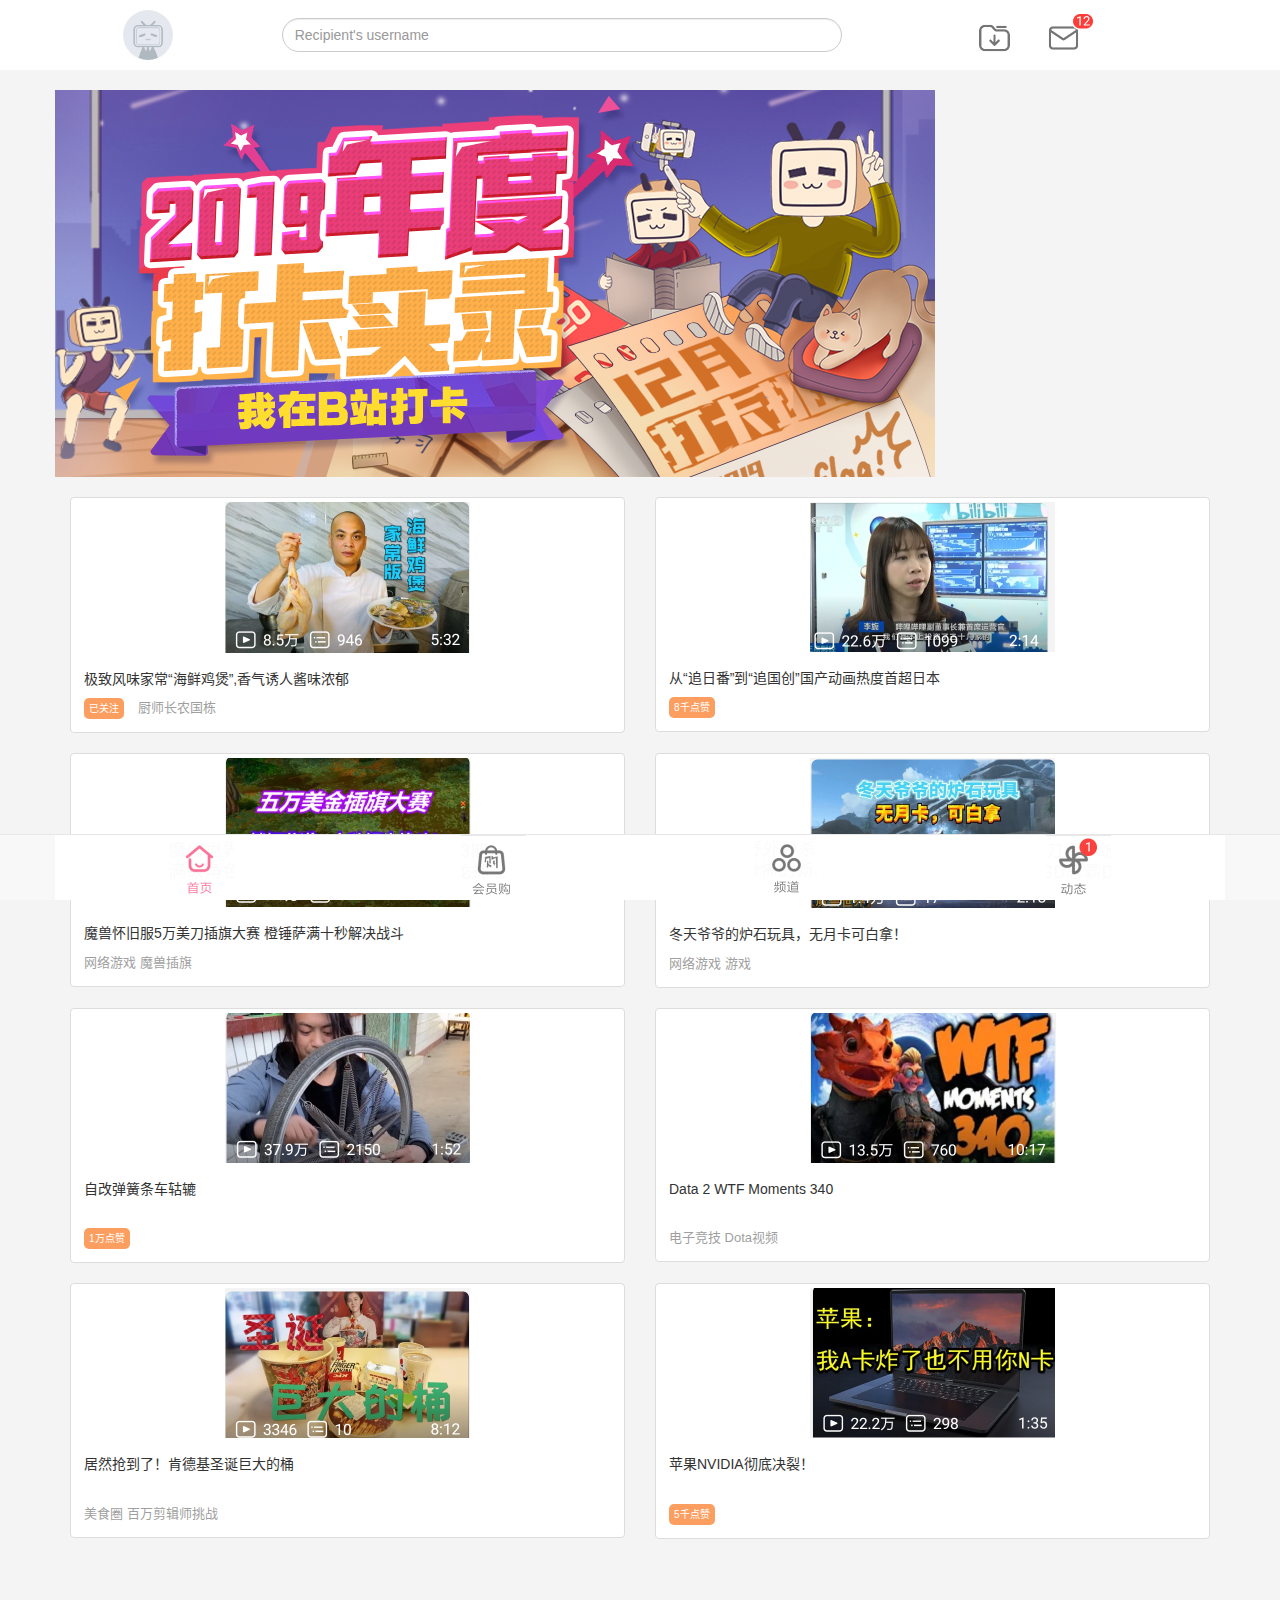
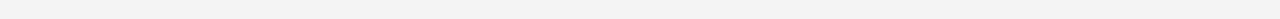
<file: index.html>
﻿<!DOCTYPE html>
<html lang="zh-CN">
<head>
    <meta charset="utf-8">
    <meta http-equiv="X-UA-Compatible" content="IE=edge">
    <meta name="viewport" content="width=device-width, initial-scale=1">
    <!-- 上述3个meta标签*必须*放在最前面，任何其他内容都*必须*跟随其后！ -->
    <title>Bootstrap 101 Template</title>

    <!-- Bootstrap -->
    <link href="css/bootstrap.css" rel="stylesheet">
    <link href="css/start.css" rel="stylesheet">


    <!-- HTML5 shim and Respond.js for IE8 support of HTML5 elements and media queries -->
    <!-- WARNING: Respond.js doesn't work if you view the page via file:// -->
    <!--[if lt IE 9]>
    <script src="js/html5shiv.min.js"></script>
    <script src="js/respond.min.js"></script>
    <![endif]-->

</head>

<body>

<!--搜索栏-->
<div class="container-fluid">
    <div class="container header">

        <div class="row">
            <div class="col-xs-2 text-center">
                <img src="images/pic/noface.gif" alt="..." class="img-circle user_icon">
            </div>

            <div class="col-xs-6 text-center">
                <input type="text" class="form-control header_search" placeholder="Recipient's username"
                       aria-describedby="basic-addon2">
            </div>

            <div class="col-xs-4 text-center">
                <img src="images/2.png" alt="">
            </div>

        </div>
    </div>
</div>
<!--搜索栏-->


<div class="content">
    <!-- 轮播 -->
    <div class="container-fluid pic_slide">
        <div class="container">
            <div class="row">
                <div id="carousel-example-generic" class="carousel slide" data-ride="carousel">
                    <!-- Wrapper for slides -->
                    <div class="carousel-inner" role="listbox">
                        <div class="item active">
                            <img src="images/pic/1.png" alt="...">
                        </div>

                        <div class="item">
                            <img src="images/pic/2.jpg" alt="...">
                        </div>

                        <div class="item">
                            <img src="images/pic/3.png" alt="...">
                        </div>
                    </div>
                </div>
            </div>

        </div>
    </div>
    <!-- 轮播 -->

    <div class="container video_group">
        <!-- 1row -->
        <div class="row">
            <div class="col-xs-6">
                <div class="thumbnail">
                    <img src="images/pic/4.png" alt="...">
                    <div class="caption">
                        <h5>极致风味家常“海鲜鸡煲”,香气诱人酱味浓郁</h5>
                        <p class="font_p"><span class="red_span">已关注</span> <span class="font_span">厨师长农国栋</span></p>
                    </div>
                </div>
            </div>

            <div class="col-xs-6">
                <div class="thumbnail">
                    <img src="images/pic/5.png" alt="...">
                    <div class="caption">
                        <h5>从“追日番”到“追国创”国产动画热度首超日本</h5>
                        <p class="font_p"><span class="red_span">8千点赞</span></p>
                    </div>
                </div>
            </div>
        </div>
        <!-- 1row -->

        <!-- 2row -->
        <div class="row">
            <div class="col-xs-6">
                <div class="thumbnail">
                    <img src="images/pic/6.png" alt="...">
                    <div class="caption">
                        <h5>魔兽怀旧服5万美刀插旗大赛 橙锤萨满十秒解决战斗</h5>
                        <p class="font_p"><span class="font_span">网络游戏 魔兽插旗</span></p>
                    </div>
                </div>
            </div>

            <div class="col-xs-6">
                <div class="thumbnail">
                    <img src="images/pic/7.png" alt="...">
                    <div class="caption">
                        <h5>冬天爷爷的炉石玩具，无月卡可白拿！</h5>
                        <p class="font_p"><span class="font_span">网络游戏 游戏</span></p>
                    </div>
                </div>
            </div>
        </div>
        <!-- 2row -->

        <!-- 3row -->
        <div class="row">
            <div class="col-xs-6">
                <div class="thumbnail">
                    <img src="images/pic/8.png" alt="...">
                    <div class="caption">
                        <h5>自改弹簧条车轱辘</h5>
                        <br>
                        <p class="font_p"><span class="red_span">1万点赞</span></p>
                    </div>
                </div>
            </div>

            <div class="col-xs-6">
                <div class="thumbnail">
                    <img src="images/pic/9.png" alt="...">
                    <div class="caption">
                        <h5>Data 2 WTF Moments 340</h5>
                        <br>
                        <p class="font_p"><span class="font_span">电子竞技 Dota视频</span></p>
                    </div>
                </div>
            </div>
        </div>
        <!-- 3row -->

        <!-- 4row -->
        <div class="row">
            <div class="col-xs-6">
                <div class="thumbnail">
                    <img src="images/pic/10.png" alt="...">
                    <div class="caption">
                        <h5>居然抢到了！肯德基圣诞巨大的桶</h5>
                        <br>
                        <p class="font_p"><span class="font_span">美食圈 百万剪辑师挑战</span></p>
                    </div>
                </div>
            </div>

            <div class="col-xs-6">
                <div class="thumbnail">
                    <img src="images/pic/11.png" alt="...">
                    <div class="caption">
                        <h5>苹果NVIDIA彻底决裂！</h5>
                        <br>
                        <p class="font_p"><span class="red_span">5千点赞</span></p>
                    </div>
                </div>
            </div>
        </div>
        <!-- 4row -->


    </div>

    <br>
    <br>


    <!-- 底部导航 -->
    <nav class="navbar navbar-default navbar-fixed-bottom">
        <div class="container">
            <div class="row footer">
                <div class="col-xs-3 text-center">
                    <a href="index.html">
                        <img src="images/3.png"/>
                    </a>
                </div>

                <div class="col-xs-3 text-center">
                    <a href="shopping.html">
                        <img src="images/6.png" alt="">
                    </a>
                </div>

                <div class="col-xs-3 text-center">
                    <a href="channel.html">
                        <img src="images/4.png" alt="">
                    </a>
                </div>

                <div class="col-xs-3 text-center">
                    <a href="index.html">
                        <img src="images/5.png" alt="">
                    </a>
                </div>
            </div>
        </div>
    </nav>
    <!-- 底部导航 -->


    <!-- jQuery (necessary for Bootstrap's JavaScript plugins)

    -->
    <script src="js/jquery.min.js"></script>
    <!-- Include all compiled plugins (below), or include individual files as needed -->
    <script src="js/bootstrap.min.js"></script>
</body>
</html>
</file>
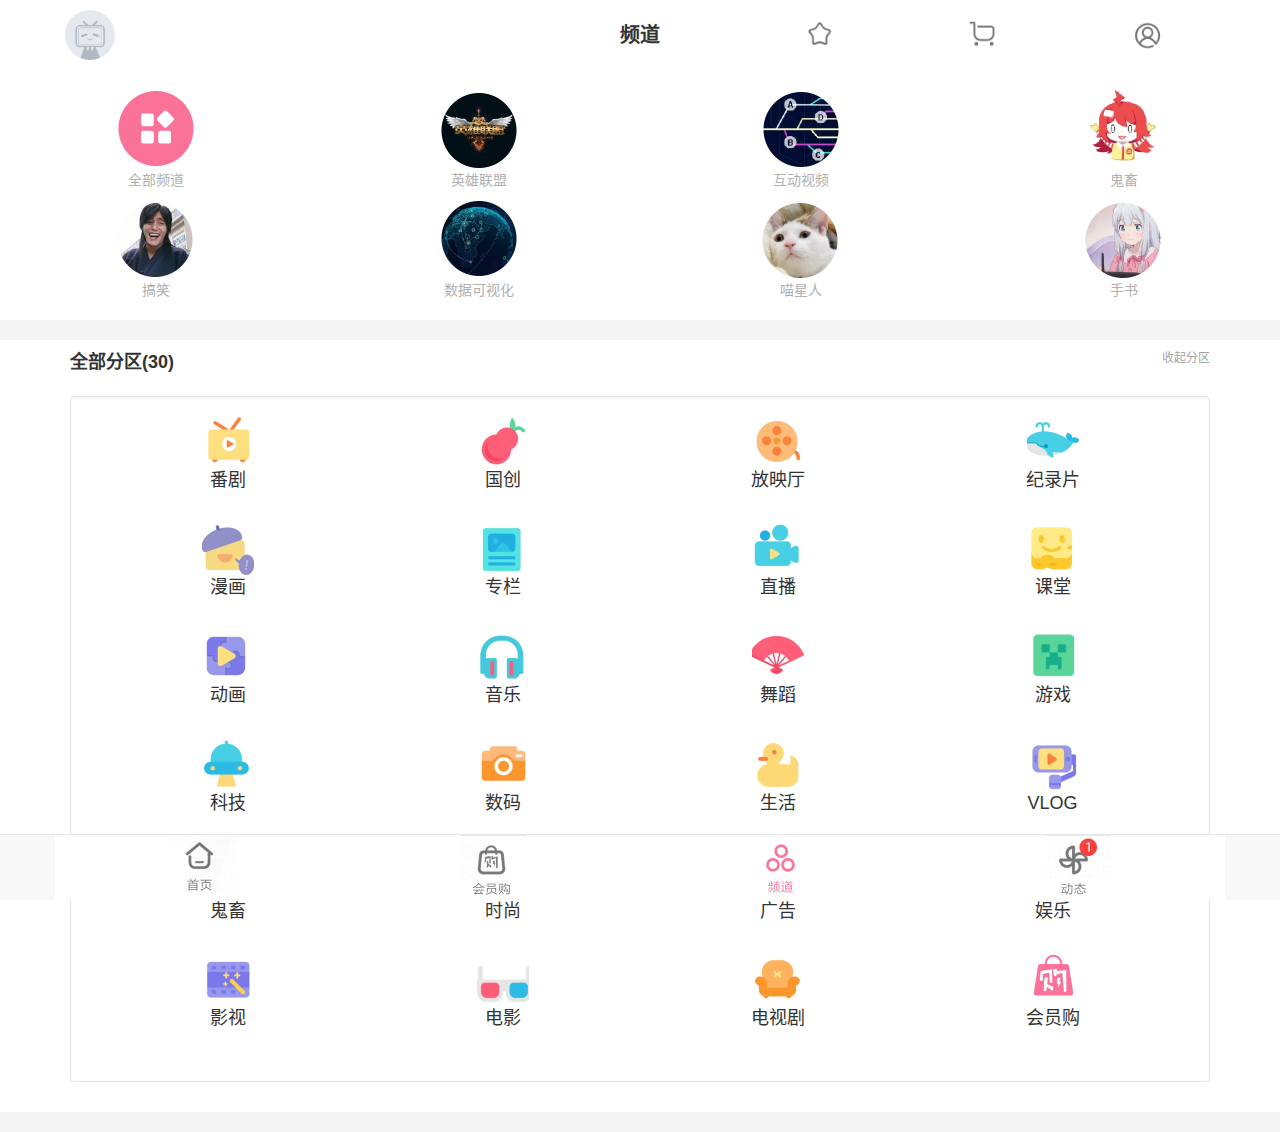
<file: channel.html>
﻿<!DOCTYPE html>
<html lang="zh-CN">
<head>
    <meta charset="utf-8">
    <meta http-equiv="X-UA-Compatible" content="IE=edge">
    <meta name="viewport" content="width=device-width, initial-scale=1">
    <!-- 上述3个meta标签*必须*放在最前面，任何其他内容都*必须*跟随其后！ -->
    <title>Bootstrap 101 Template</title>

    <!-- Bootstrap -->
    <link href="css/bootstrap.css" rel="stylesheet">
    <link href="css/start.css" rel="stylesheet">


    <!-- HTML5 shim and Respond.js for IE8 support of HTML5 elements and media queries -->
    <!-- WARNING: Respond.js doesn't work if you view the page via file:// -->
    <!--[if lt IE 9]>
    <script src="js/html5shiv.min.js"></script>
    <script src="js/respond.min.js"></script>
    <![endif]-->

</head>

<body>

<!--header-->
<div class="container-fluid">
    <div class="container header">
        <div class="row">
            <div class="col-xs-5">
                <img src="images/pic/noface.gif" alt="..." class="img-circle user_icon">
            </div>

            <div class="col-xs-2 text-center">
                <p class="header_p lh">频道</p>
            </div>

            <div class="col-xs-5 text-center">
                <div class="row lh">
                    <div class="col-xs-4 text-center">
                        <img src="images/pic/12.png" alt="">
                    </div>

                    <div class="col-xs-4 text-center">
                        <img src="images/pic/13.png" alt="">
                    </div>

                    <div class="col-xs-4 text-center">
                        <img src="images/pic/14.png" alt="">
                    </div>
                </div>

            </div>

        </div>
    </div>
</div>
<!--header-->
<div class="ch_content">


    <div class="container-fluid t_zone bgw">
        <!-- 1row -->
        <div class="row">
            <div class="col-xs-3 text-center">
                <img src="images/21.png" alt="">
                <p class="text-center t_z_p">全部频道</p>
            </div>

            <div class="col-xs-3 text-center">
                <img src="images/22.png" alt="">
                <p class="text-center t_z_p">英雄联盟</p>
            </div>

            <div class="col-xs-3 text-center">
                <img src="images/23.png" alt="">
                <p class="text-center t_z_p">互动视频</p>
            </div>

            <div class="col-xs-3 text-center">
                <img src="images/24.png" alt="">
                <p class="text-center t_z_p">鬼畜</p>
            </div>
        </div>
        <!-- 1row -->

        <!-- 2row -->
        <div class="row">
            <div class="col-xs-3 text-center">
                <img src="images/25.png" alt="">
                <p class="text-center t_z_p">搞笑</p>
            </div>

            <div class="col-xs-3 text-center">
                <img src="images/26.png" alt="">
                <p class="text-center t_z_p">数据可视化</p>
            </div>

            <div class="col-xs-3 text-center">
                <img src="images/27.png" alt="">
                <p class="text-center t_z_p">喵星人</p>
            </div>

            <div class="col-xs-3 text-center">
                <img src="images/28.png" alt="">
                <p class="text-center t_z_p">手书</p>
            </div>
        </div>
        <!-- 2row -->

    </div>


    <!-- 分区 -->
    <div class="container-fluid zone bgw">
        <div class="container">
            <div class="clearfix well_header">
                <div class="ch_nav_l">全部分区(30)</div>
                <div class="ch_nav_r" data-toggle="collapse" href="#collapseExample" aria-expanded="false"
                     aria-controls="collapseExample">收起分区
                </div>
            </div>

            <div class="collapse in" id="collapseExample">
                <div class="well bgw">
                    <div class="container-fluid">

                        <div class="row w_row">
                            <div class="col-xs-3 text-center">
                                <img src="images/29.png" alt="">
                                <p class="text-center wall_f">番剧</p>
                            </div>

                            <div class="col-xs-3 text-center">
                                <img src="images/30.png" alt="">
                                <p class="text-center wall_f">国创</p>
                            </div>

                            <div class="col-xs-3 text-center">
                                <img src="images/31.png" alt="">
                                <p class="text-center wall_f">放映厅</p>
                            </div>

                            <div class="col-xs-3 text-center">
                                <img src="images/32.png" alt="">
                                <p class="text-center wall_f">纪录片</p>
                            </div>
                        </div>

                        <div class="row w_row">
                            <div class="col-xs-3 text-center">
                                <img src="images/33.png" alt="">
                                <p class="text-center wall_f">漫画</p>
                            </div>

                            <div class="col-xs-3 text-center">
                                <img src="images/34.png" alt="">
                                <p class="text-center wall_f">专栏</p>
                            </div>

                            <div class="col-xs-3 text-center">
                                <img src="images/35.png" alt="">
                                <p class="text-center wall_f">直播</p>
                            </div>

                            <div class="col-xs-3 text-center">
                                <img src="images/36.png" alt="">
                                <p class="text-center wall_f">课堂</p>
                            </div>
                        </div>

                        <div class="row w_row">
                            <div class="col-xs-3 text-center">
                                <img src="images/37.png" alt="">
                                <p class="text-center wall_f">动画</p>
                            </div>

                            <div class="col-xs-3 text-center">
                                <img src="images/38.png" alt="">
                                <p class="text-center wall_f">音乐</p>
                            </div>

                            <div class="col-xs-3 text-center">
                                <img src="images/39.png" alt="">
                                <p class="text-center wall_f">舞蹈</p>
                            </div>

                            <div class="col-xs-3 text-center">
                                <img src="images/40.png" alt="">
                                <p class="text-center wall_f">游戏</p>
                            </div>
                        </div>

                        <div class="row w_row">
                            <div class="col-xs-3 text-center">
                                <img src="images/41.png" alt="">
                                <p class="text-center wall_f">科技</p>
                            </div>

                            <div class="col-xs-3 text-center">
                                <img src="images/42.png" alt="">
                                <p class="text-center wall_f">数码</p>
                            </div>

                            <div class="col-xs-3 text-center">
                                <img src="images/43.png" alt="">
                                <p class="text-center wall_f">生活</p>
                            </div>

                            <div class="col-xs-3 text-center">
                                <img src="images/44.png" alt="">
                                <p class="text-center wall_f">VLOG</p>
                            </div>
                        </div>

                        <div class="row w_row">
                            <div class="col-xs-3 text-center">
                                <img src="images/45.png" alt="">
                                <p class="text-center wall_f">鬼畜</p>
                            </div>

                            <div class="col-xs-3 text-center">
                                <img src="images/46.png" alt="">
                                <p class="text-center wall_f">时尚</p>
                            </div>

                            <div class="col-xs-3 text-center">
                                <img src="images/47.png" alt="">
                                <p class="text-center wall_f">广告</p>
                            </div>

                            <div class="col-xs-3 text-center">
                                <img src="images/48.png" alt="">
                                <p class="text-center wall_f">娱乐</p>
                            </div>
                        </div>

                        <div class="row w_row">
                            <div class="col-xs-3 text-center">
                                <img src="images/49.png" alt="">
                                <p class="text-center wall_f">影视</p>
                            </div>

                            <div class="col-xs-3 text-center">
                                <img src="images/50.png" alt="">
                                <p class="text-center wall_f">电影</p>
                            </div>

                            <div class="col-xs-3 text-center">
                                <img src="images/51.png" alt="">
                                <p class="text-center wall_f">电视剧</p>
                            </div>

                            <div class="col-xs-3 text-center">
                                <img src="images/52.png" alt="">
                                <p class="text-center wall_f">会员购</p>
                            </div>
                        </div>

                    </div>
                </div>
            </div>
        </div>
    </div>
    <!-- 分区 -->
</div>


<!-- 底部导航 -->
<nav class="navbar navbar-default navbar-fixed-bottom">
    <div class="container">
        <div class="row footer">
            <div class="col-xs-3 text-center">
                <a href="index.html">
                    <img src="images/3_2.png"/>
                </a>
            </div>

            <div class="col-xs-3 text-center">
                <a href="shopping.html">
                    <img src="images/6.png" alt="">
                </a>
            </div>

            <div class="col-xs-3 text-center">
                <a href="channel.html">
                    <img src="images/4_2.png" alt="">
                </a>
            </div>

            <div class="col-xs-3 text-center">
                <a href="index.html">
                    <img src="images/5.png" alt="">
                </a>
            </div>
        </div>
    </div>
</nav>
<!-- 底部导航 -->


<!-- jQuery (necessary for Bootstrap's JavaScript plugins)

-->
<script src="js/jquery.min.js"></script>
<!-- Include all compiled plugins (below), or include individual files as needed -->
<script src="js/bootstrap.min.js"></script>
</body>
</html>
</file>
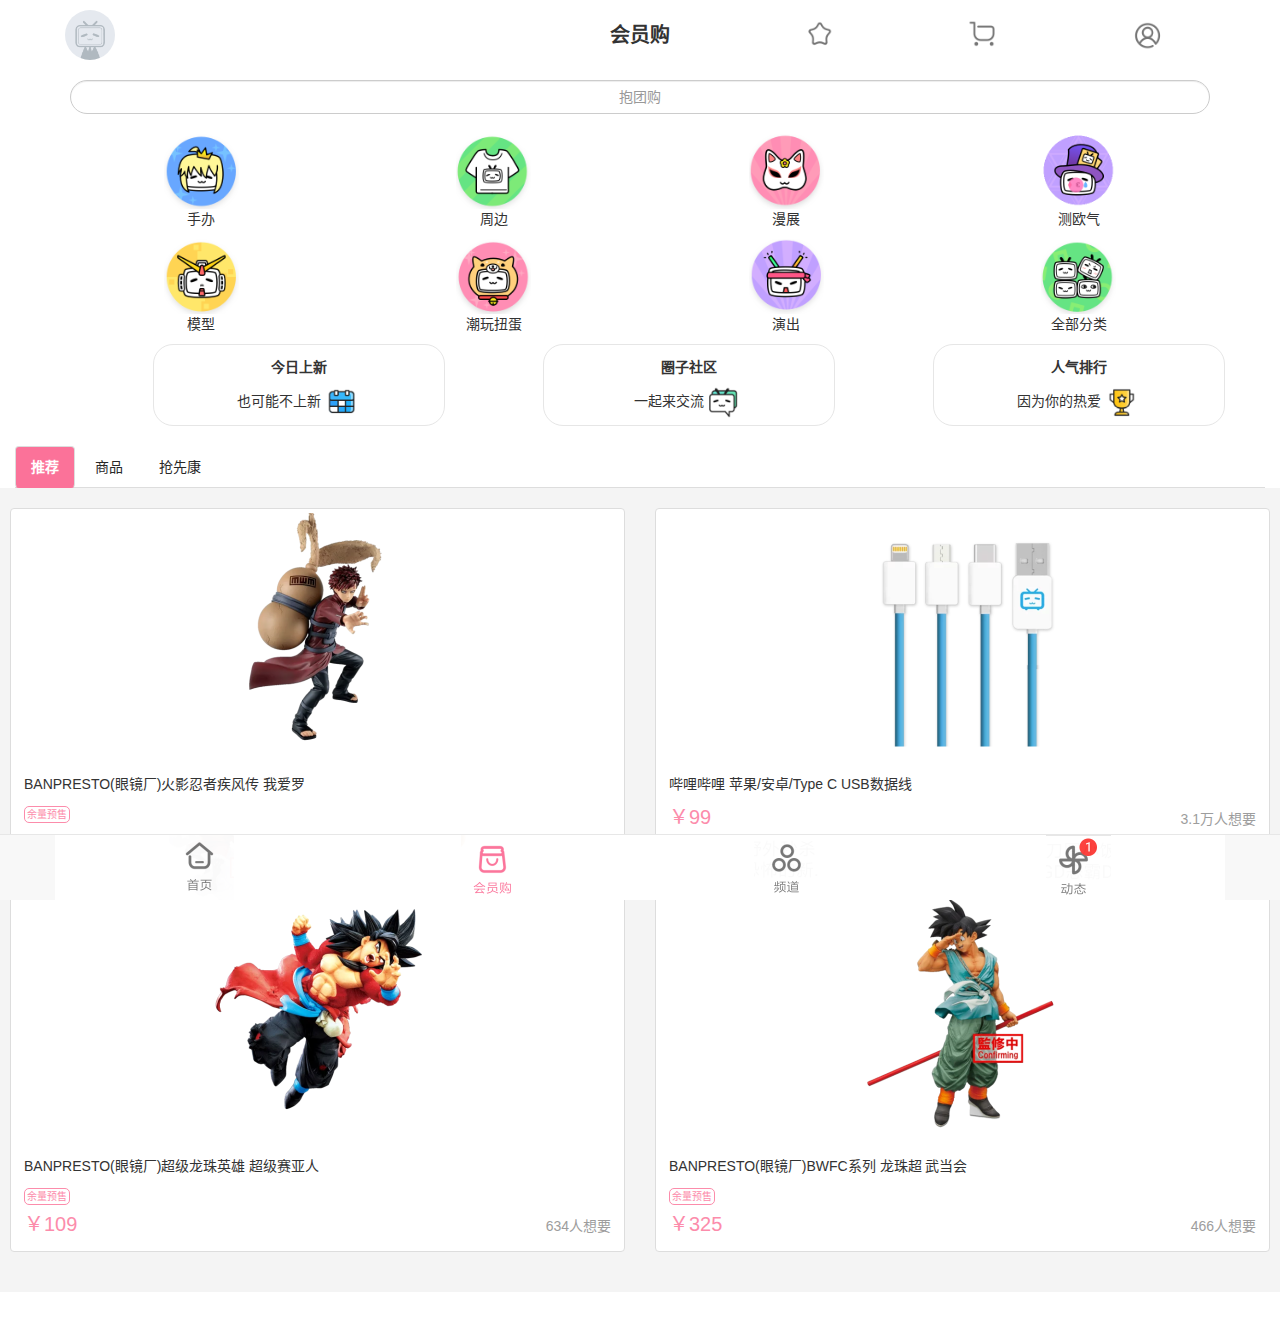
<file: shopping.html>
﻿<!DOCTYPE html>
<html lang="zh-CN">
<head>
    <meta charset="utf-8">
    <meta http-equiv="X-UA-Compatible" content="IE=edge">
    <meta name="viewport" content="width=device-width, initial-scale=1">
    <!-- 上述3个meta标签*必须*放在最前面，任何其他内容都*必须*跟随其后！ -->
    <title>Bootstrap 101 Template</title>

    <!-- Bootstrap -->
    <link href="css/bootstrap.css" rel="stylesheet">
    <link href="css/start.css" rel="stylesheet">


    <!-- HTML5 shim and Respond.js for IE8 support of HTML5 elements and media queries -->
    <!-- WARNING: Respond.js doesn't work if you view the page via file:// -->
    <!--[if lt IE 9]>
    <script src="js/html5shiv.min.js"></script>
    <script src="js/respond.min.js"></script>
    <![endif]-->

</head>

<body>

<!--header-->
<div class="container-fluid">
    <div class="container header">
        <div class="row">
            <div class="col-xs-5">
                <img src="images/pic/noface.gif" alt="..." class="img-circle user_icon">
            </div>

            <div class="col-xs-2 text-center">
                <p class="header_p lh">会员购</p>
            </div>

            <div class="col-xs-5 text-center">
                <div class="row lh">
                    <div class="col-xs-4 text-center">
                        <img src="images/pic/12.png" alt="">
                    </div>

                    <div class="col-xs-4 text-center">
                        <img src="images/pic/13.png" alt="">
                    </div>

                    <div class="col-xs-4 text-center">
                        <img src="images/pic/14.png" alt="">
                    </div>
                </div>

            </div>

        </div>
    </div>
</div>
<!--header-->

<!-- 搜索 -->
<div class="container-fluid">
    <div class="container text-center">
        <input type="text" class="form-control ss text-center" placeholder="抱团购"
               aria-describedby="basic-addon2">

        <div class="row">
            <div class="col-xs-3 text-center">
                <img src="images/pic/15.png" alt="">
                <p>手办</p>
            </div>

            <div class="col-xs-3 text-center">
                <img src="images/pic/16.png" alt="">
                <p>周边</p>
            </div>

            <div class="col-xs-3 text-center">
                <img src="images/pic/17.png" alt="">
                <p>漫展</p>
            </div>

            <div class="col-xs-3 text-center">
                <img src="images/pic/18.png" alt="">
                <p>测欧气</p>
            </div>
        </div>

        <div class="row">
            <div class="col-xs-3 text-center">
                <img src="images/pic/19.png" alt="">
                <p>模型</p>
            </div>

            <div class="col-xs-3 text-center">
                <img src="images/pic/20.png" alt="">
                <p>潮玩扭蛋</p>
            </div>

            <div class="col-xs-3 text-center">
                <img src="images/pic/21.png" alt="">
                <p>演出</p>
            </div>

            <div class="col-xs-3 text-center">
                <img src="images/pic/22.png" alt="">
                <p>全部分类</p>
            </div>
        </div>

        <div class="row">
            <div class="col-xs-offset-1 col-xs-3 tl text-center">
                <h5 class="fb text-center">今日上新</h5>
                <div class="text-center"><span>也可能不上新</span> <img src="images/pic/23.png" alt=""></div>
            </div>

            <div class="col-xs-offset-1 col-xs-3 text-center tl">
                <h5 class="fb text-center">圈子社区</h5>
                <div class="text-center"><span>一起来交流</span> <img src="images/pic/24.png" alt=""></div>
            </div>

            <div class="col-xs-offset-1 col-xs-3 text-center tl">
                <h5 class="fb text-center">人气排行</h5>
                <div class="text-center"><span>因为你的热爱</span> <img src="images/pic/25.png" alt=""></div>

            </div>
        </div>


    </div>
</div>
<!-- 搜索 -->


<!-- 标签 -->
<div class="container-fluid pic_tab">
    <!-- 		<div class="container">
     -->
    <div role="tabpanel">

        <!-- Nav tabs -->
        <ul class="nav nav-tabs nav-pills bq_tabs" role="tablist">
            <li role="presentation" class="active"><a href="#home" aria-controls="home" role="tab"
                                                      data-toggle="tab">推荐</a></li>
            <li role="presentation"><a href="#profile" aria-controls="profile" role="tab" data-toggle="tab">商品</a></li>
            <li role="presentation"><a href="#messages" aria-controls="messages" role="tab" data-toggle="tab">抢先康</a>
            </li>
        </ul>

        <!-- Tab panes -->
        <div class="tab-content nr">
            <div role="tabpanel" class="tab-pane active" id="home">
                <!-- 1row -->
                <div class="row">
                    <div class="col-xs-6">
                        <div class="thumbnail">
                            <img src="images/7.png" alt="...">
                            <div class="caption">
                                <h5>BANPRESTO(眼镜厂)火影忍者疾风传 我爱罗</h5>
                                <p class="pp"><span class="pink_span">余量预售</span></p>
                                <p class="clearfix font_p">
                                    <span class="price lf">￥99</span>
                                    <span class="want rf">4230人想要</span>
                                </p>
                            </div>
                        </div>
                    </div>

                    <div class="col-xs-6">
                        <div class="thumbnail">
                            <img src="images/8.png" alt="...">
                            <div class="caption">
                                <h5>哔哩哔哩 苹果/安卓/Type C USB数据线</h5>
                                <p class="clearfix font_p">
                                    <span class="price lf">￥99</span>
                                    <span class="want rf">3.1万人想要</span>
                                </p>
                            </div>
                        </div>
                    </div>
                </div>
                <!-- 1row -->

                <!-- 2row -->
                <div class="row">
                    <div class="col-xs-6">
                        <div class="thumbnail">
                            <img src="images/9.png" alt="...">
                            <div class="caption">
                                <h5>BANPRESTO(眼镜厂)超级龙珠英雄 超级赛亚人</h5>
                                <p class="pp"><span class="pink_span">余量预售</span></p>
                                <p class="clearfix font_p">
                                    <span class="price lf">￥109</span>
                                    <span class="want rf">634人想要</span>
                                </p>
                            </div>
                        </div>
                    </div>

                    <div class="col-xs-6">
                        <div class="thumbnail">
                            <img src="images/10.png" alt="...">
                            <div class="caption">
                                <h5>BANPRESTO(眼镜厂)BWFC系列 龙珠超 武当会</h5>
                                <p class="pp"><span class="pink_span">余量预售</span></p>
                                <p class="clearfix font_p">
                                    <span class="price lf">￥325</span>
                                    <span class="want rf">466人想要</span>
                                </p>
                            </div>
                        </div>
                    </div>
                </div>
                <!-- 2row -->
            </div>

            <div role="tabpanel" class="tab-pane" id="profile">
                <!-- 1row -->
                <div class="row">
                    <div class="col-xs-6">
                        <div class="thumbnail">
                            <img src="images/11.png" alt="...">
                            <div class="caption">
                                <h5>THREEZERO 钢之炼金术士 爱德华&阿尔芬斯 </h5>
                                <p class="pp">
                                    <span class="pink_span">预售</span>
                                    <span class="pink_span">新品</span>
                                </p>
                                <p class="clearfix font_p">
                                    <span class="price lf">￥1878</span>
                                    <span class="want rf">200人想要</span>
                                </p>
                            </div>
                        </div>
                    </div>

                    <div class="col-xs-6">
                        <div class="thumbnail">
                            <img src="images/12.png" alt="...">
                            <div class="caption">
                                <h5>BANPRESTO(眼镜厂)MAXIMATIC 龙珠Z</h5>
                                <p class="pp"><span class="pink_span">余量预售</span></p>
                                <p class="clearfix font_p">
                                    <span class="price lf">￥99</span>
                                    <span class="want rf">665人想要</span>
                                </p>
                            </div>
                        </div>
                    </div>
                </div>
                <!-- 1row -->

                <!-- 2row -->
                <div class="row">
                    <div class="col-xs-6">
                        <div class="thumbnail">
                            <img src="images/13.png" alt="...">
                            <div class="caption">
                                <h5>BANPRESTO(眼镜厂)造型王系列 我的英雄学院</h5>
                                <p class="clearfix font_p">
                                    <span class="price lf">￥109</span>
                                    <span class="want rf">1.9万人想要</span>
                                </p>
                            </div>
                        </div>
                    </div>

                    <div class="col-xs-6">
                        <div class="thumbnail">
                            <img src="images/14.png" alt="...">
                            <div class="caption">
                                <h5>万代 SHF 奥特曼 银河奥特曼 成品模型</h5>
                                <p class="clearfix font_p">
                                    <span class="price lf">￥299</span>
                                    <span class="want rf">587人想要</span>
                                </p>
                            </div>
                        </div>
                    </div>
                </div>
                <!-- 2row -->
            </div>

            <div role="tabpanel" class="tab-pane" id="messages">
                <div class="container pic_bg">
                    <div class="row pic_p text-center">
                        <div class="col-xs-4 pic_img">
                            <img src="images/15.png" alt="">
                        </div>

                        <div class="col-xs-8">
                            <p class="text-left">MegaHouse P.O.P.NEO-MAXIMUM系列《海贼王》 鹰眼</p>
                            <div>
                                <div class="two_img clearfix">
                                    <img src="images/16.png" alt="" class="lf">
                                    <span class="t_i_span rf">订阅</span>
                                </div>
                            </div>
                        </div>
                    </div>

                    <div class="row pic_p text-center">
                        <div class="col-xs-4 pic_img">
                            <img src="images/17.png" alt="">
                        </div>

                        <div class="col-xs-8">
                            <p class="text-left">MegaHouse P.O.P.NEO-MAXIMUM系列《海贼王》 四挡蛇人路飞</p>
                            <div>
                                <div class="two_img clearfix">
                                    <img src="images/18.png" alt="" class="lf">
                                    <span class="t_i_span rf">订阅</span>
                                </div>
                            </div>
                        </div>
                    </div>


                    <div class="row pic_p text-center">
                        <div class="col-xs-4 pic_img">
                            <img src="images/19.png" alt="">
                        </div>

                        <div class="col-xs-8">
                            <p class="text-left">MegaHouse P.O.P.《海贼王》 娜菲鲁塔利</p>
                            <div>
                                <div class="two_img clearfix">
                                    <img src="images/20.png" alt="" class="lf">
                                    <span class="t_i_span rf">订阅</span>
                                </div>
                            </div>
                        </div>
                    </div>

                </div>
            </div>
        </div>

    </div>
    <!-- </div> -->
</div>

<!-- 标签 -->


<br>
<br>


<!-- 底部导航 -->
<nav class="navbar navbar-default navbar-fixed-bottom">
    <div class="container">
        <div class="row footer">
            <div class="col-xs-3 text-center">
                <a href="index.html">
                    <img src="images/3_2.png"/>
                </a>
            </div>

            <div class="col-xs-3 text-center">
                <a href="shopping.html">
                    <img src="images/6_2.png" alt="">
                </a>
            </div>

            <div class="col-xs-3 text-center">
                <a href="channel.html">
                    <img src="images/4.png" alt="">
                </a>
            </div>

            <div class="col-xs-3 text-center">
                <a href="index.html">
                    <img src="images/5.png" alt="">
                </a>
            </div>
        </div>
    </div>
</nav>
<!-- 底部导航 -->


<!-- jQuery (necessary for Bootstrap's JavaScript plugins)

-->
<script src="js/jquery.min.js"></script>
<!-- Include all compiled plugins (below), or include individual files as needed -->
<script src="js/bootstrap.min.js"></script>
</body>
</html>
</file>
<file: css/start.css>
.header{
	padding: 10px;
}

.user_icon{
	height: 50px;
	width: 50px;
}

.header_search{
	border-radius: 30px;
	margin: 8px 20px;
}

.content{
	background-color: rgb(244, 244, 244);
	padding: 20px 0;
}

.pic_slide{
	margin-bottom: 20px;
}

.video{
	padding: 0 20px;
}

.red_span{
	font-size: 10px;
	color: white;
	background-color: rgb(251, 158, 96);
	padding: 5px;
	border-radius: 5px;
	margin-right: 10px;
	line-height: 20px;
}

.font_p{
	margin: 0;
}

.font_span{
	color: rgb(159, 159, 159);
	font-size: 13px;
	line-height: 20px;
}

.footer{
	background-color: rgb(255,255,255);
}

.footer_img1{
	cursor: pointer;
	color: black;
}

/*shopping*/
.lh{
	line-height: 50px;
}

.header_p{
	font-weight: bold;
	font-size: 20px;
}

.ss{
	border-radius: 50px;
	margin-bottom: 20px ;
}

/*.icon_group{
	margin: 20px 0;
}
*/

.fb{
	font-weight: bold;
}

.tl{
	border: 1px solid rgb(230, 230, 230);
	border-radius: 20px;
	padding: 5px 10px;
}

.bq{
	margin: 20px 0;
}

.nav-pills > li.active > a, .nav-pills > li.active > a:hover, .nav-pills > li.active > a:focus {
	background-color: rgb(251, 114, 153);
	font-weight: bold;
}

.bq_tabs a{
	color: rgb(40, 40, 40);
}

/*channel*/
.ch_nav_l{
	float: left;
	font-weight: bold;
	font-size: 18px;
}

.ch_nav_r{
	float: right;
	font-size: 12px;
	color: rgb(164, 164, 164);
}

.nr{
	padding: 20px 10px;
	background-color: rgb(244, 244, 244);
	margin: 0 -15px 0 -15px;
}

.pink_span{
	color: rgb(252, 140, 171);
	border: 1px rgb(252, 140, 171) solid;
	padding: 2px;
	font-size: 10px;
	border-radius: 5px;
}

.lf{
	float: left;
}

.rf{
	float: right;
}

.pp{
	margin-bottom: 5px;
}

.price{
	color: rgb(252, 140, 171);
	font-size: 20px;
}

.want{
	color: rgb(157, 157, 157);
	margin-top: 6px;
}

.pic_bg{
	background-color: rgb(244,244,244);
}

.pic_p{
	padding: 10px;
	margin-bottom: 10px;
	background-color: white;
}

.pic_img{
	margin: 0 -15px;
}

.pic_tab{
	margin-top: 20px;
}


.t_i_span{
	border-radius: 20px;
	color: rgb(252, 140, 171);
	border: 1px rgb(252, 140, 171) solid;
	font-size: 15px;
	padding: 5px 10px;
	margin: 40px 20px 40px;
}


/*channel*/
.ch_content{
	background-color: rgb(244,244,244);
	padding-bottom: 20px;
}

.bgw{
	background-color: white;
}

.t_zone{
	margin-bottom: 20px;
	padding: 10px;
}


.t_z_p{
	color: rgb(176, 176, 176);
}

.zone{
	padding: 10px;
}

.wall_f{
	font-size: 18px;
}
.w_row{
	margin-bottom: 20px;
}
.well_header{
	margin-bottom: 20px;
}
</file>
